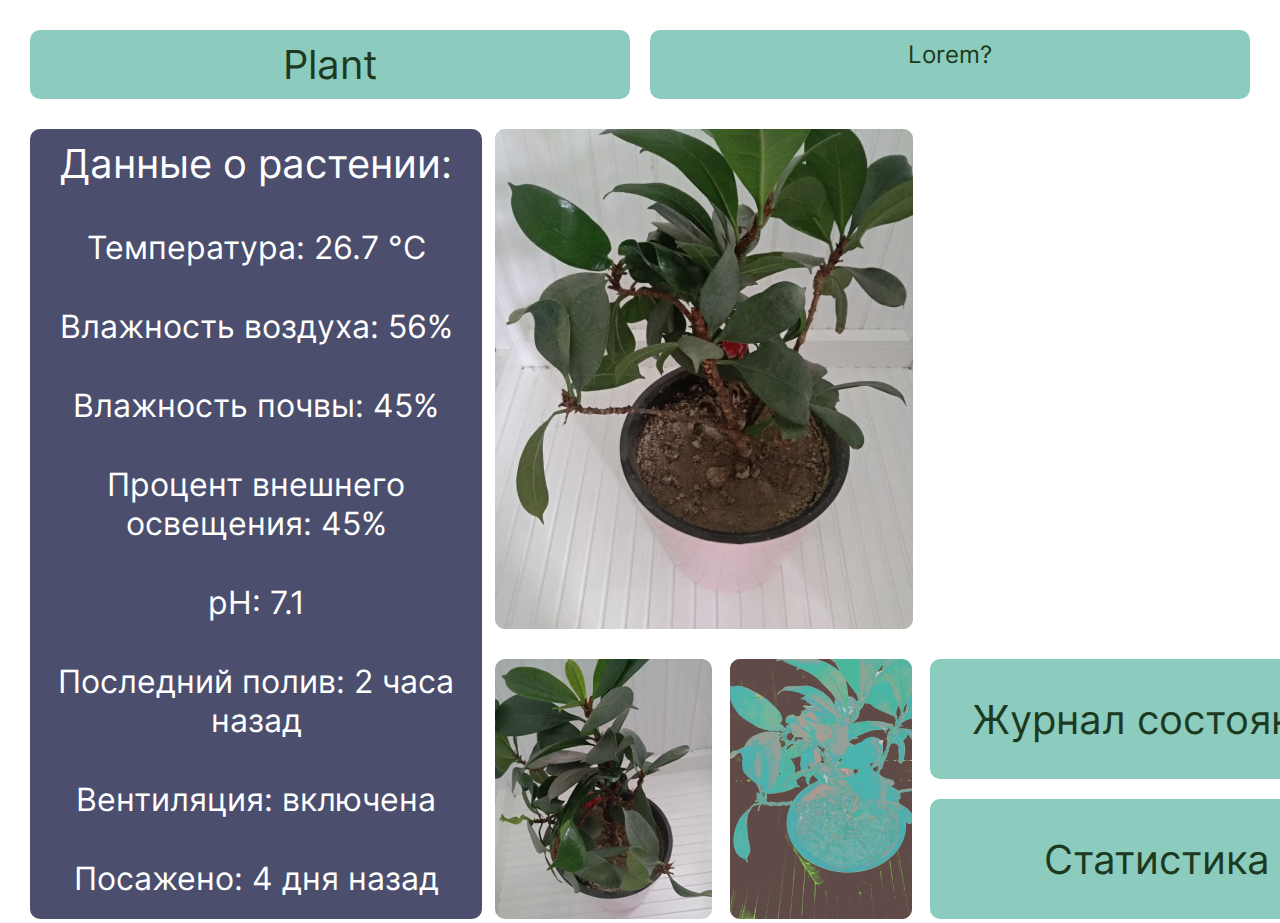
<file: Site/pages/mainpage.html>
<!DOCTYPE html>
<html lang="ru">

<head>
    <meta charset="UTF-8">
    <meta name="viewport" content="width=device-width, initial-scale=1.0">
    <link rel="stylesheet" href="../styles/mainpage.css">
</head>

<body>
    <section class="plants container">
        <div class="plant__first">
            <p class="plant__first-text text" id="name_datafield">Plant</p>
        </div>
        <div class="plant__second">
            <p class="plant__second-text text" id="description_datafield">
                Lorem?
            </p>
        </div>
    </section>
    <main class="main container">
            <div class="data__left">
                <h1 class="data__left-title">Данные о растении:</h1>
                <p class="temperature text-second" id="temperature_datafield">Температура: 26.7 °C</p>
                <p class="air-wet text-second" id="humidity_air_datafield">Влажность воздуха: 56%</p>
                <p class="dirt-wet text-second" id="moisture_soil_datafield">Влажность почвы: 45%</p>
                <p class="light-percent text-second" id="light_status_datafield">Процент внешнего освещения: 45%</p>
                <p class="hydrogen-indicator text-second" id="ph_datafield">pH: 7.1</p>
                <p class="last-watering text-second" id="last_watering_datetime_datafield">Последний полив: 2 часа назад</p>
                <p class="ventilation text-second" id="cooler_status_datafield">Вентиляция: включена</p>
                <p class="planted text-second" id="planting_datetime_datafield">Посажено: 4 дня назад</p>
            </div>
        <div class="main__items">
            <div class="main__image__item-one">
                <img src="../img/Frame 3.png" alt="">
            </div>
            <div class="main__image__item-two">
                <img src="../img/image 3.png" alt="">
            </div>
            <div class="main__image__item-three">
                <img src="../img/Frame 5.png" alt="">
            </div>
        </div>
        <div id="state_overlay_container">
            
        </div>
        <div class="main__items-btns">
            <div class="main__items-btns-first">
                <a class="action_link redirect" href="#reportpage">
                    <p class="state__log-text">Журнал состояний</p>
                </a>
            </div>
            <div class="main__items-btns-second">
                <p class="state__log-text">Статистика</p>
            </div>
        </div>
    </main>

    <div class="overlays">
        <div class="main__items-interaction" id="state_overlay_default">
            <div class="interaction__first first">
                <a href="#light" class="action_link overlay_change_btn"><img src="../img/raphael_lampOn-01 1.png" alt=""></a>
            </div>
            <div class="interaction__second second">
                <a href="#water" class="action_link overlay_change_btn"><img src="../img/mdi_water-plus.png" alt=""></a>
            </div>
            <div class="interaction__third third">
                <a href="#cooler" class="action_link overlay_change_btn"><img src="../img/mdi_wind-power-outline.png" alt=""></a>
            </div>
            <div class="interaction__fourth fourth">
                <a href="#temperature" class="action_link overlay_change_btn"><img src="../img/carbon_temperature.png" alt=""></a>
            </div>
        </div>
        <div class="overlay state_overlay" id="state_overlay_light">
            <h1 class="overlay_title">Освещение</h1>
            <p class="overlay_value" id="overlay_light_status_datafield">45%</p>
            <div class="overlay_status_change_btn_container">
                <a href="#+" class="action_link overlay_status_change_btn light_status_change_btn">
                    <p class="overlay_status_change_btn_text">+</p>
                </a>
                <a href="#-" class="action_link overlay_status_change_btn light_status_change_btn">
                    <p class="overlay_status_change_btn_text">-</p>
                </a>
            </div>
            <a href="#light_status" class="action_link overlay_change_btn status_update_btn overlay_action_btn overlay_action_btn_apply">
                <p class="overlay_action_btn_text">Задать</p>
            </a>
            <a href="#default" class="action_link overlay_change_btn overlay_action_btn overlay_action_btn_cancel">
                <p class="overlay_action_btn_text">Отменить</p>
            </a>
        </div>
        <div class="overlay state_overlay" id="state_overlay_temperature">
            <h1 class="overlay_title">Температура</h1>
            <p class="overlay_value" id="overlay_temperature_datafield">26.7 °C</p>
            <div class="overlay_status_change_btn_container">
                <a href="#+" class="action_link overlay_status_change_btn temperature_status_change_btn">
                    <p class="overlay_status_change_btn_text">+</p>
                </a>
                <a href="#-" class="action_link overlay_status_change_btn temperature_status_change_btn">
                    <p class="overlay_status_change_btn_text">-</p>
                </a>
            </div>
            <a href="#temperature_status" class="overlay_change_btn status_update_btn overlay_action_btn overlay_action_btn_apply">
                <p class="overlay_action_btn_text">Задать</p>
            </a>
            <a href="#default" class="action_link overlay_change_btn overlay_action_btn overlay_action_btn_cancel">
                <p class="overlay_action_btn_text">Отменить</p>
            </a>
        </div>
        <div class="overlay state_overlay" id="state_overlay_water">
            <h1 class="overlay_title">Полив</h1>
            <form class="overlay_form_value">
                <input type="number" id="overlay_water_volume_datafield">
            </form>
            <a href="#water_status" class="action_link overlay_change_btn status_update_btn overlay_action_btn overlay_action_btn_apply">
                <p class="overlay_action_btn_text">Полить</p>
            </a>
            <a href="#default" class="action_link overlay_change_btn overlay_action_btn overlay_action_btn_cancel">
                <p class="overlay_action_btn_text">Отменить</p>
            </a>
        </div>
        <div class="overlay state_overlay" id="state_overlay_cooler">
            <h1 class="overlay_title">Вентиляция</h1>
            <p class="overlay_value" id="overlay_cooler_status_datafield">10%</p>
            <div class="overlay_status_change_btn_container">
                <a href="#+" class="action_link overlay_status_change_btn cooler_status_change_btn">
                    <p class="overlay_status_change_btn_text">+</p>
                </a>
                <a href="#-" class="action_link overlay_status_change_btn cooler_status_change_btn">
                    <p class="overlay_status_change_btn_text">-</p>
                </a>
            </div>
            <a href="#cooler_status" class="overlay_change_btn status_update_btn overlay_action_btn overlay_action_btn_apply">
                <p class="overlay_action_btn_text">Задать</p>
            </a>
            <a href="#default" class="action_link overlay_change_btn overlay_action_btn overlay_action_btn_cancel">
                <p class="overlay_action_btn_text">Отменить</p>
            </a>
        </div>
    </div>
</body>

</html>
</file>
<file: Site/styles/mainpage.css>
@import "fonts.css";
@import "overlay.css";

* {
    margin: 0;
    padding: 0;
    box-sizing: border-box;
    text-decoration: none;
    list-style: none;
    font-weight: 400;
}

.container {
    max-width: 1400px;
    width: 100%;
    margin: 0 auto;
    padding: 0 15px;
}

.header {
    background: #1D3A21;
}

.header__logo {
    display: flex;
    justify-content: flex-start;
}

.header__logo-text {
    color: #FFF;
    text-align: center;
    font-size: 36px;
    font-family: Inter;
}

.plants {
    padding: 30px;
    display: flex;
    gap: 20px;
}

.plant__first {
    border-radius: 10px;
    background: #8CCCBE;
    max-width: 689px;
    width: 100%;

}

.text {
    color: #1D3A21;
    text-align: center;
    font-size: 40px;
    font-family: Inter;
    padding: 10px;
}

.plant__second {
    border-radius: 10px;
    background: #8CCCBE;
    max-width: 689px;
    width: 100%;

}

.plant__second-text {
    color: #1D3A21;
    text-align: center;
    font-size: 24px;
    font-family: Inter;
}

.main {
    position: relative;
    margin-bottom: 24px;
}

.data__left {
    position: absolute;
    left: 30px;
    top: 0;
    display: flex;
    flex-direction: column;
    gap: 40px;
    max-width: 452px;
    width: 100%;
    height: 790px;
    border-radius: 10px;
    background: #4B4E6D;
}

.data__left-title {
    margin-top: 10px;
    color: #FFF;
    text-align: center;
    font-size: 40px;
    font-family: Inter;
}

.text-second {
    max-width: 452px;
    width: 100%;
    margin: 0 auto;
    color: #FFF;
    text-align: center;
    font-size: 32px;
    font-family: Inter;
}

.main__items {
    position: relative;
    top: 0;
    left: 480px;
}

.main__image__item-two img {
    border-radius: 10px;
    position: absolute;
    top: 530px;
    left: 0px;
}

.main__image__item-three {
    position: absolute;
    top: 530px;
    left: 235px;
}

.main__items-interaction {
    position: absolute;
    top: 0px;
    left: 930px;
    display: grid;
    grid-template-columns: repeat(2, 1fr);
    grid-template-rows: repeat(2, 1fr);
    grid-column-gap: 10px;
    grid-row-gap: 20px;
    grid-template-areas: 'first second'
        'third fourth';
}

.interaction__first {
    transition: 0.4s ease-in-out;
    width: 216px;
    height: 240px;
    grid-area: first;
    border-radius: 10px;
    background: #4B4E6D;
    grid-column: 1 / 2;
}

.interaction__second {
    width: 216px;
    height: 240px;
    grid-area: second;
    border-radius: 10px;
    background: #4B4E6D;
}

.interaction__third {
    width: 216px;
    height: 240px;
    grid-area: third;
    border-radius: 10px;
    background: #4B4E6D;
}

.interaction__fourth {
    width: 216px;
    height: 240px;
    grid-area: fourth;
    border-radius: 10px;
    background: #4B4E6D;
}

.interaction__first img {
    padding-top: 12px;
    padding-bottom: 12px;
    margin: 0 auto;
}

.interaction__second img {
    padding-top: 12px;
    padding-bottom: 12px;
    margin: 0 auto;
}

.interaction__third img {
    padding: 33px 20px 34px 23px;
}

.interaction__fourth img {
    padding-top: 12px;
    padding-bottom: 12px;
    margin: 0 auto;
}

.main__items-btns {
    display: flex;
    flex-direction: column;
    gap: 20px;
    position: absolute;
    top: 530px;
    left: 930px;
}

.main__items-btns-first {
    width: 453px;
    height: 120px;
    border-radius: 10px;
    background: #8CCCBE;
    display: flex;
    justify-content: center;
    align-items: center;
}

.state__log-text {
    color: #1D3A21;
    text-align: center;
    font-size: 40px;
    font-family: Inter;
}

.main__items-btns-second {
    width: 453px;
    height: 120px;
    border-radius: 10px;
    background: #8CCCBE;
    display: flex;
    justify-content: center;
    align-items: center;
}
</file>
